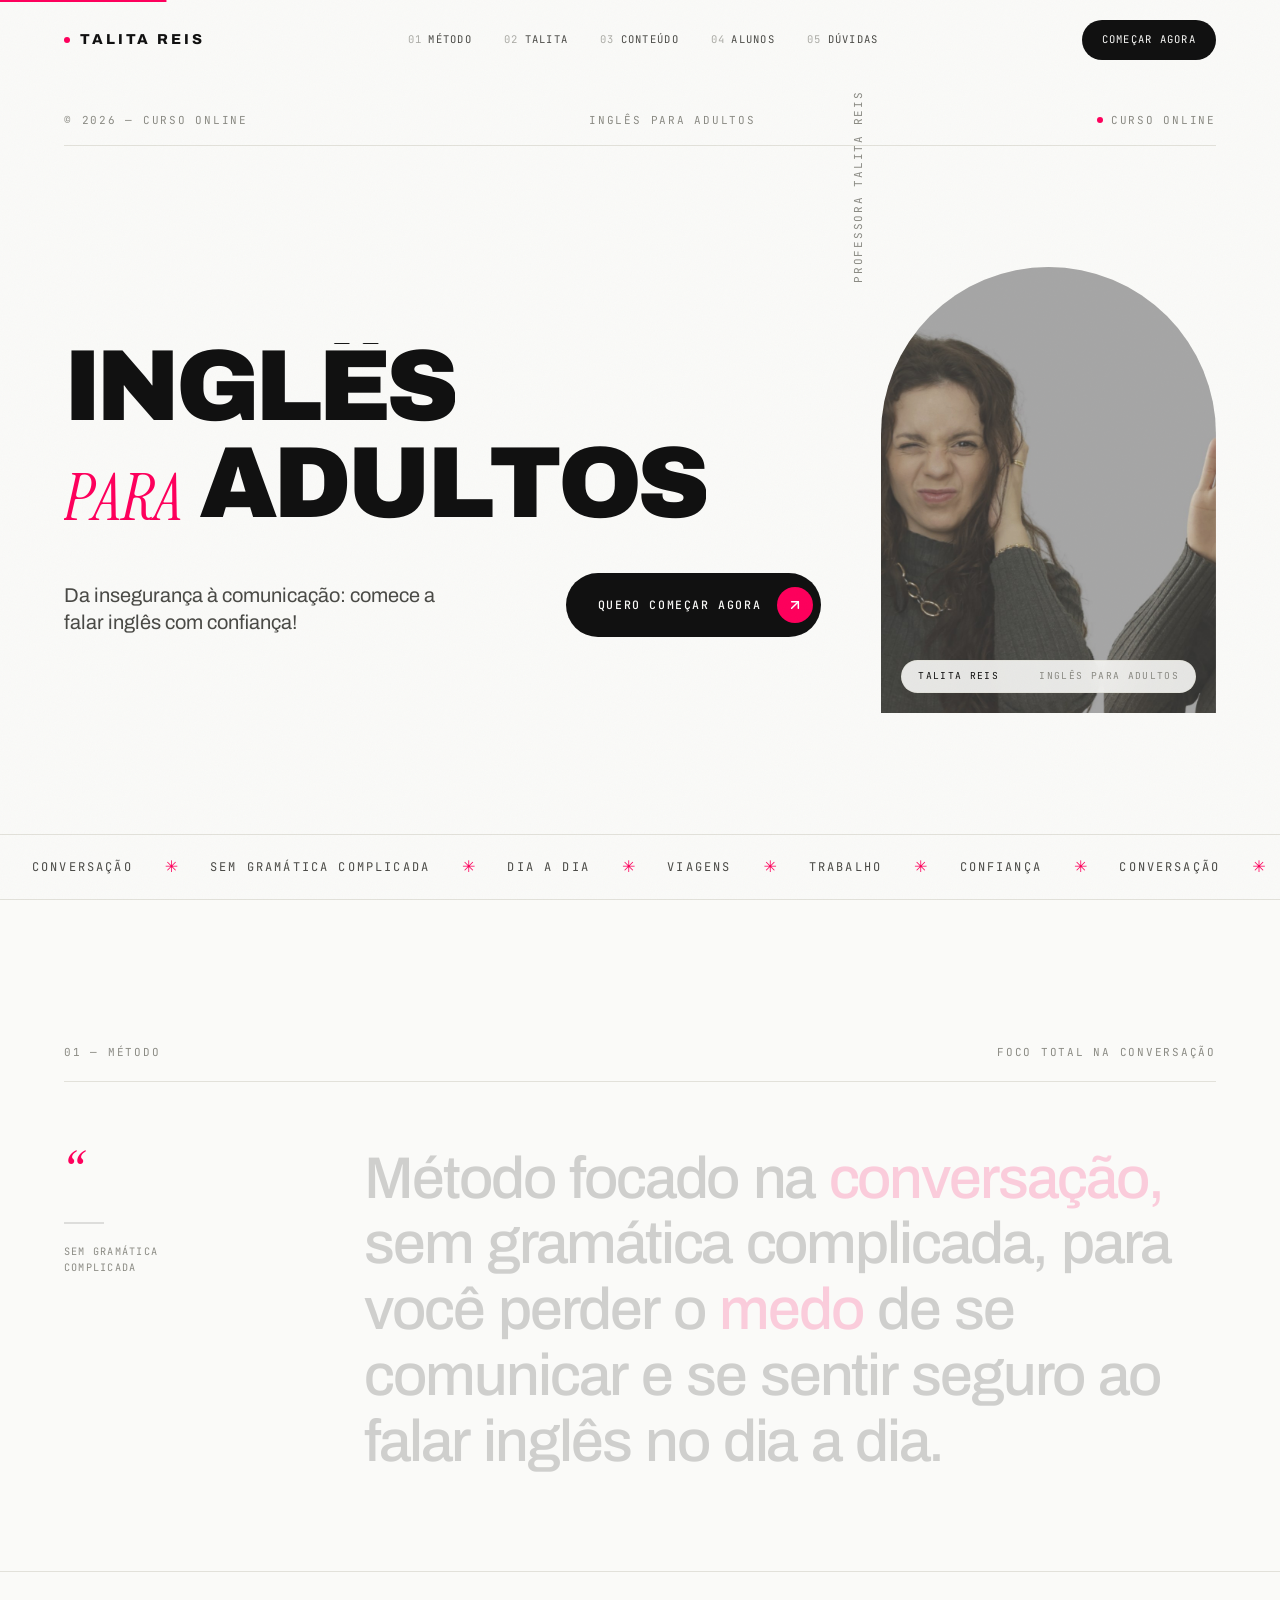
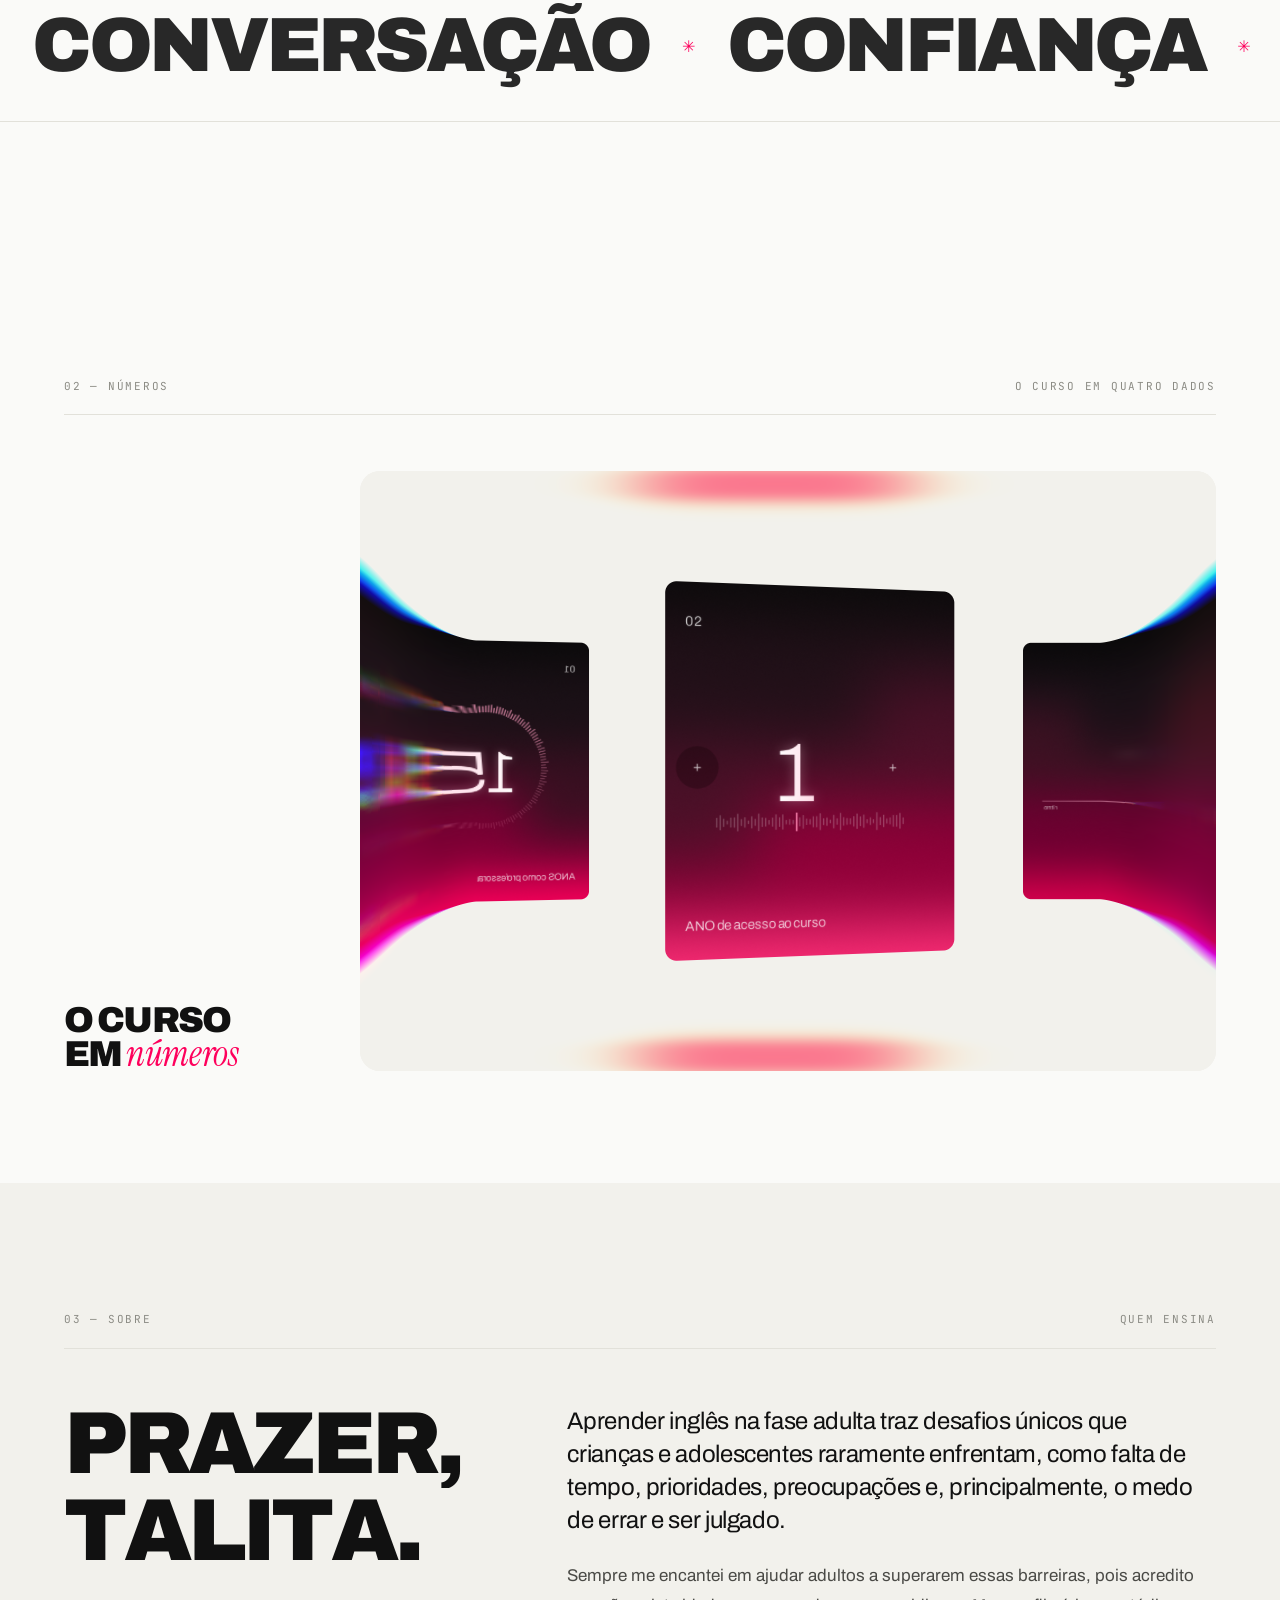
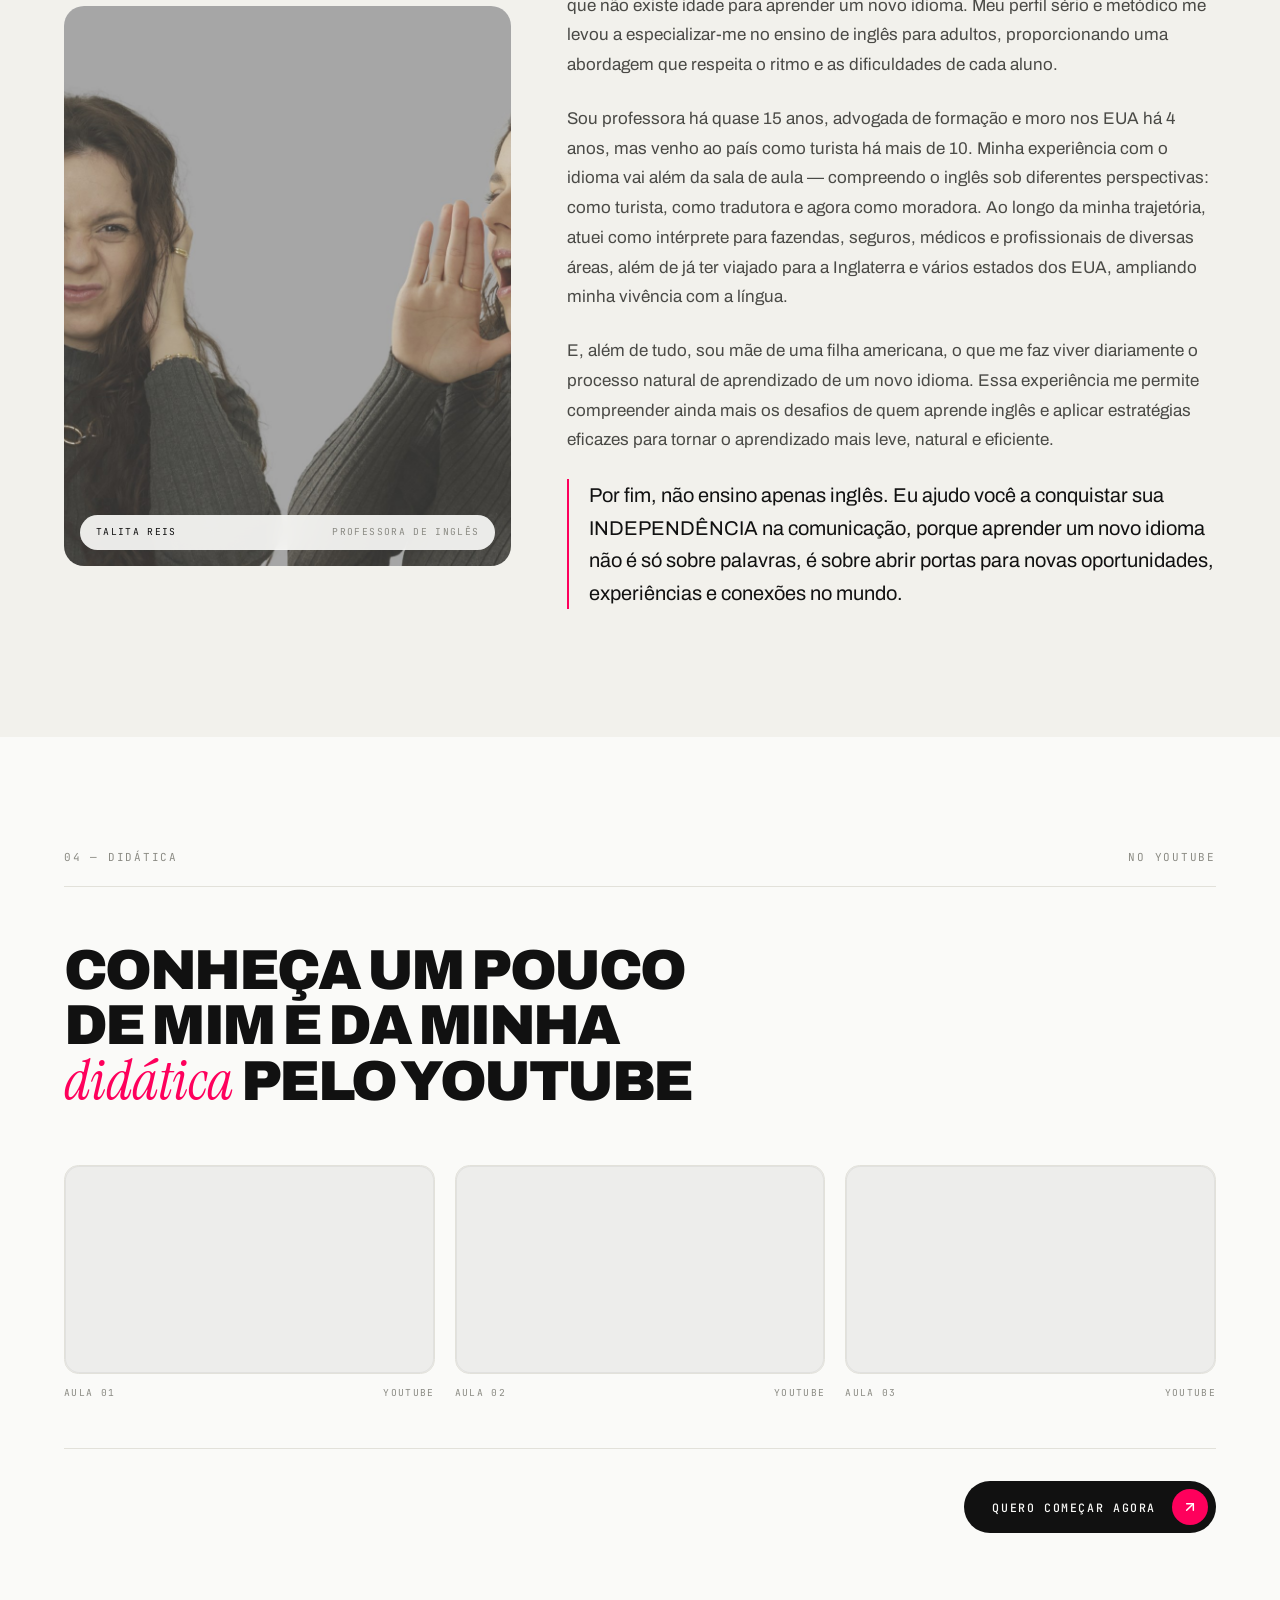
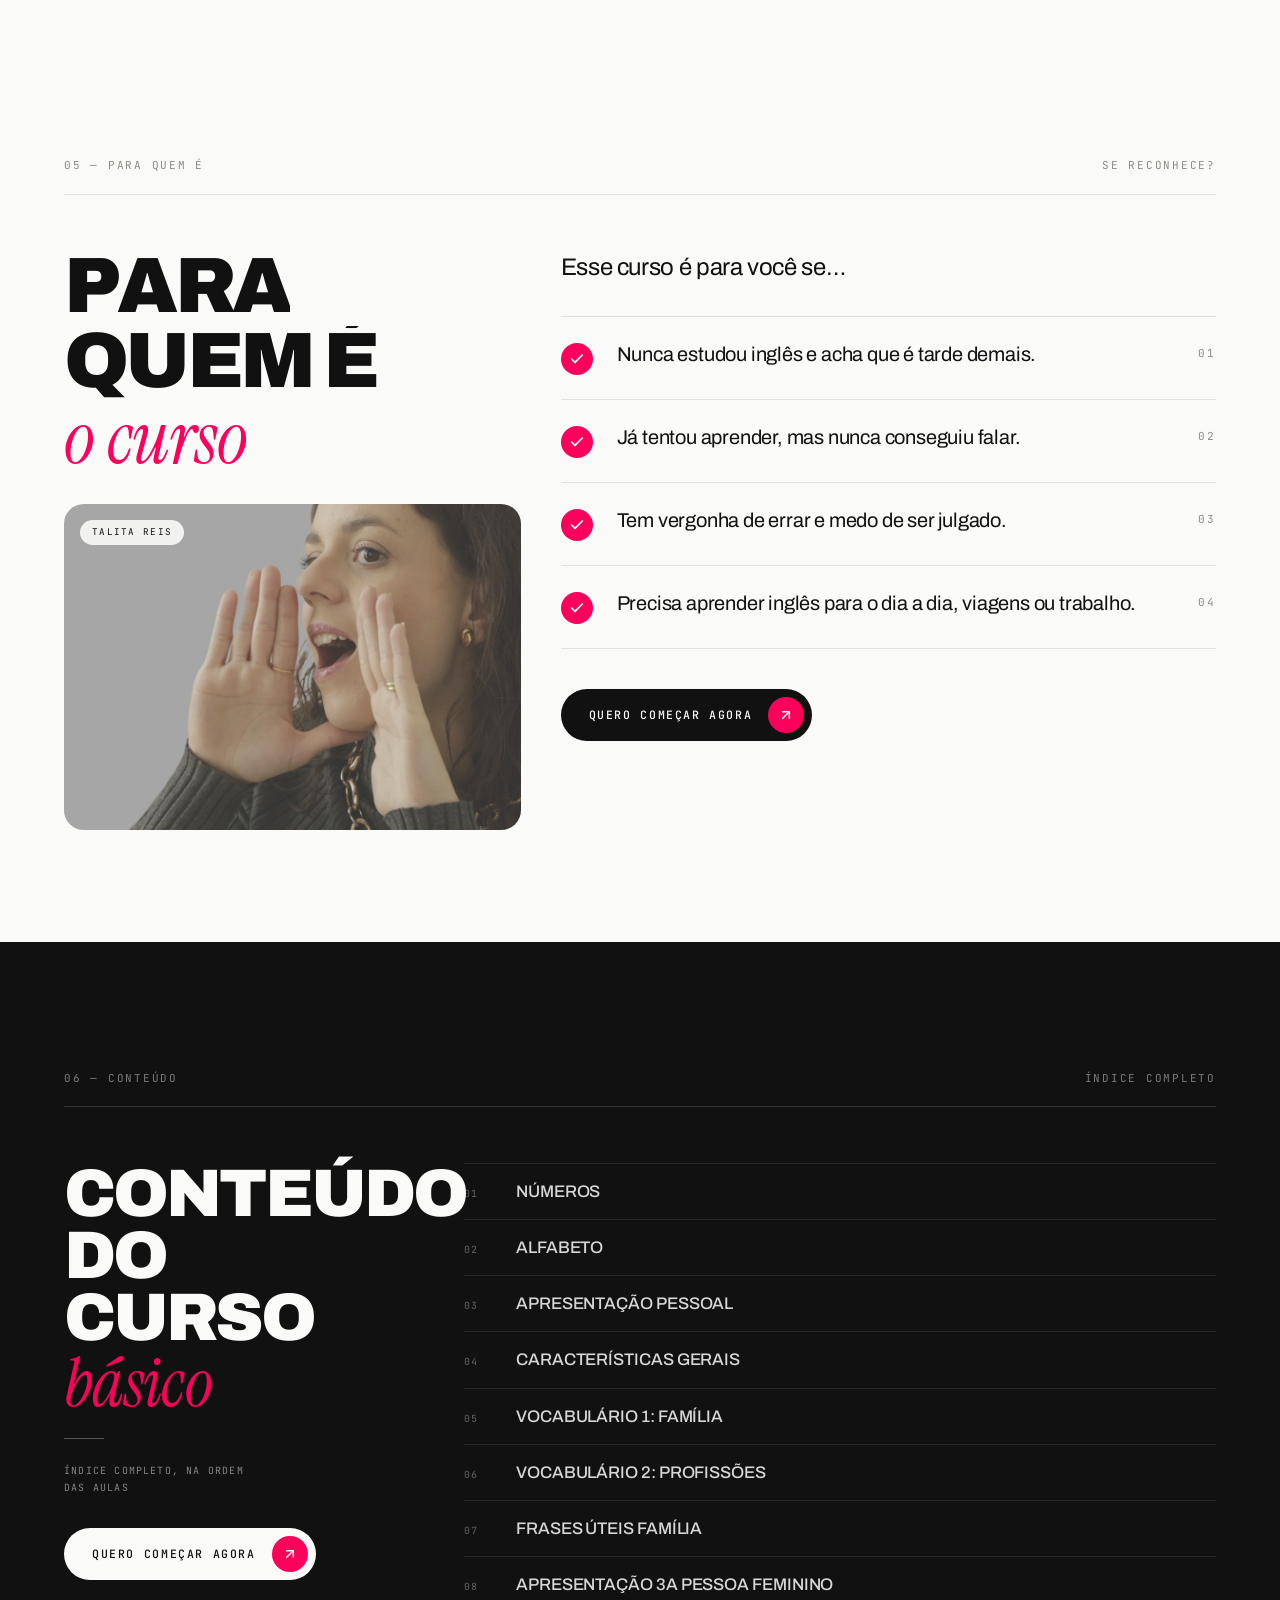
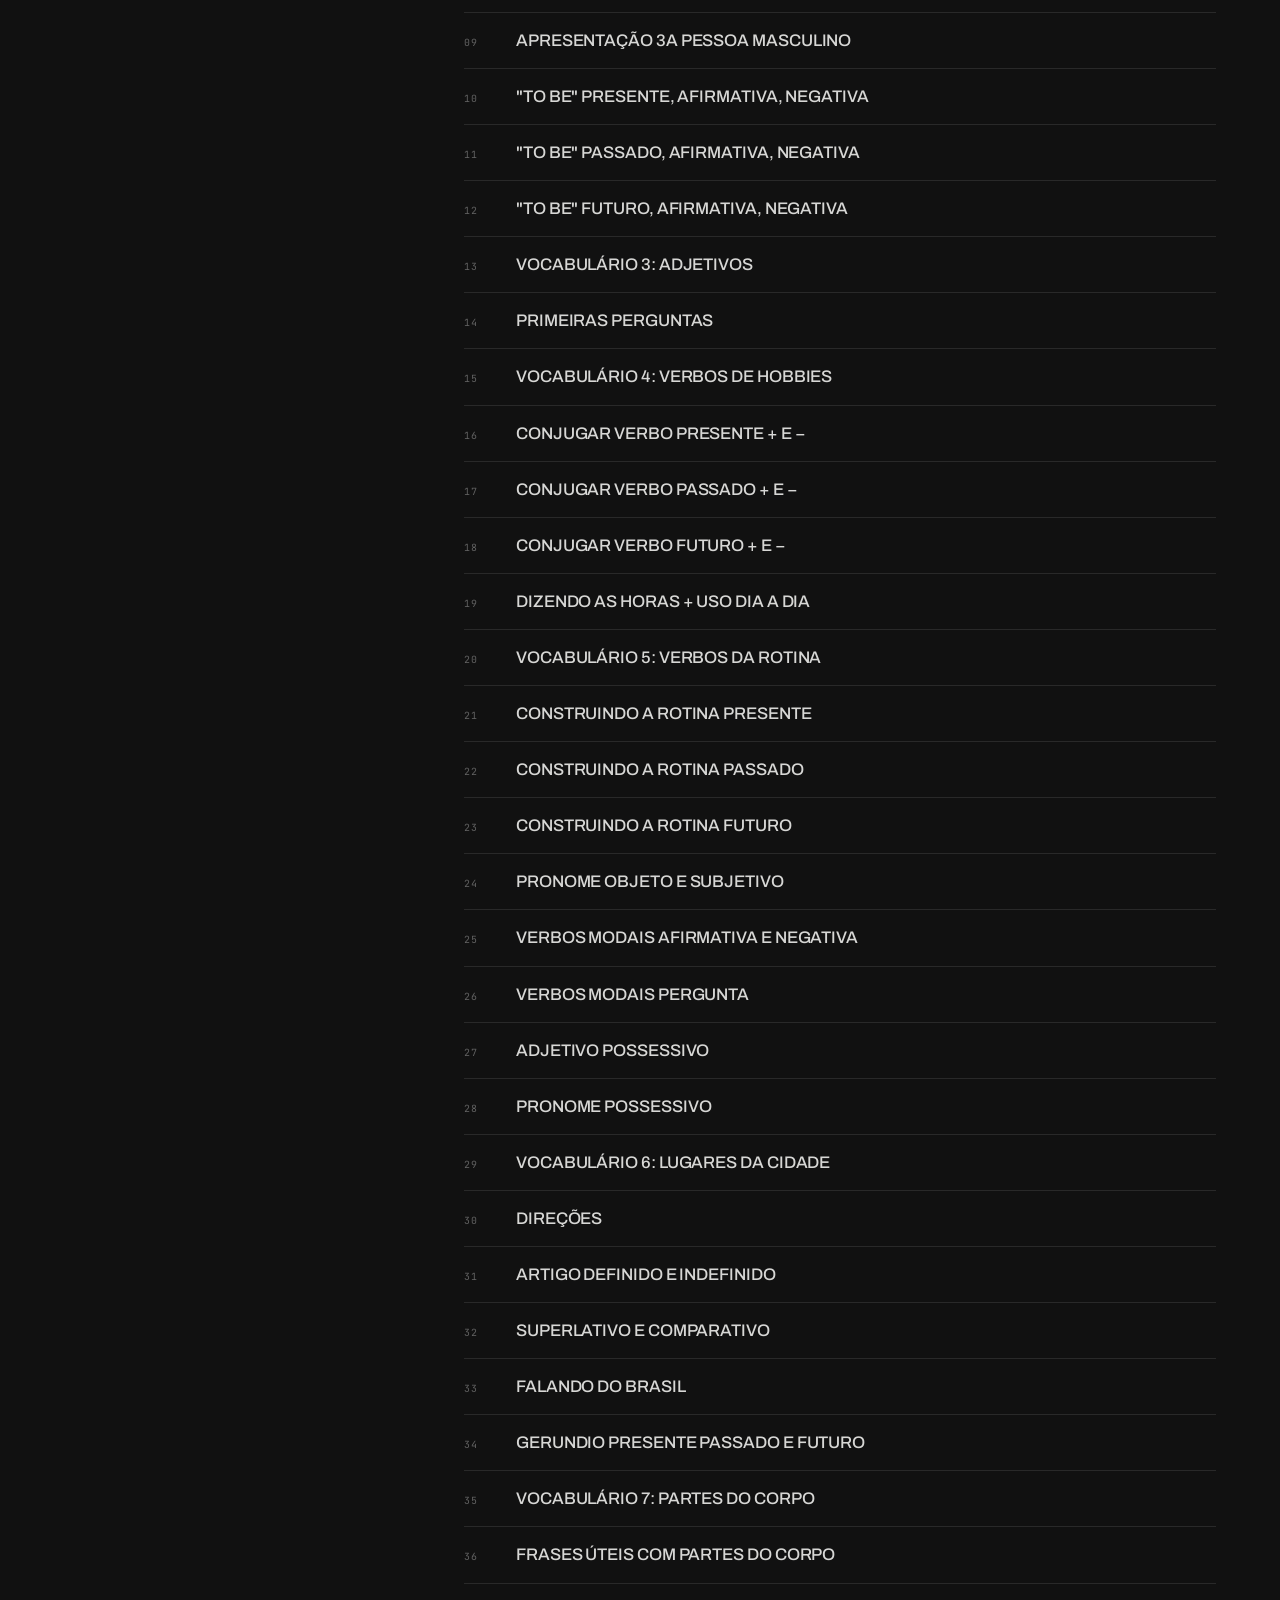
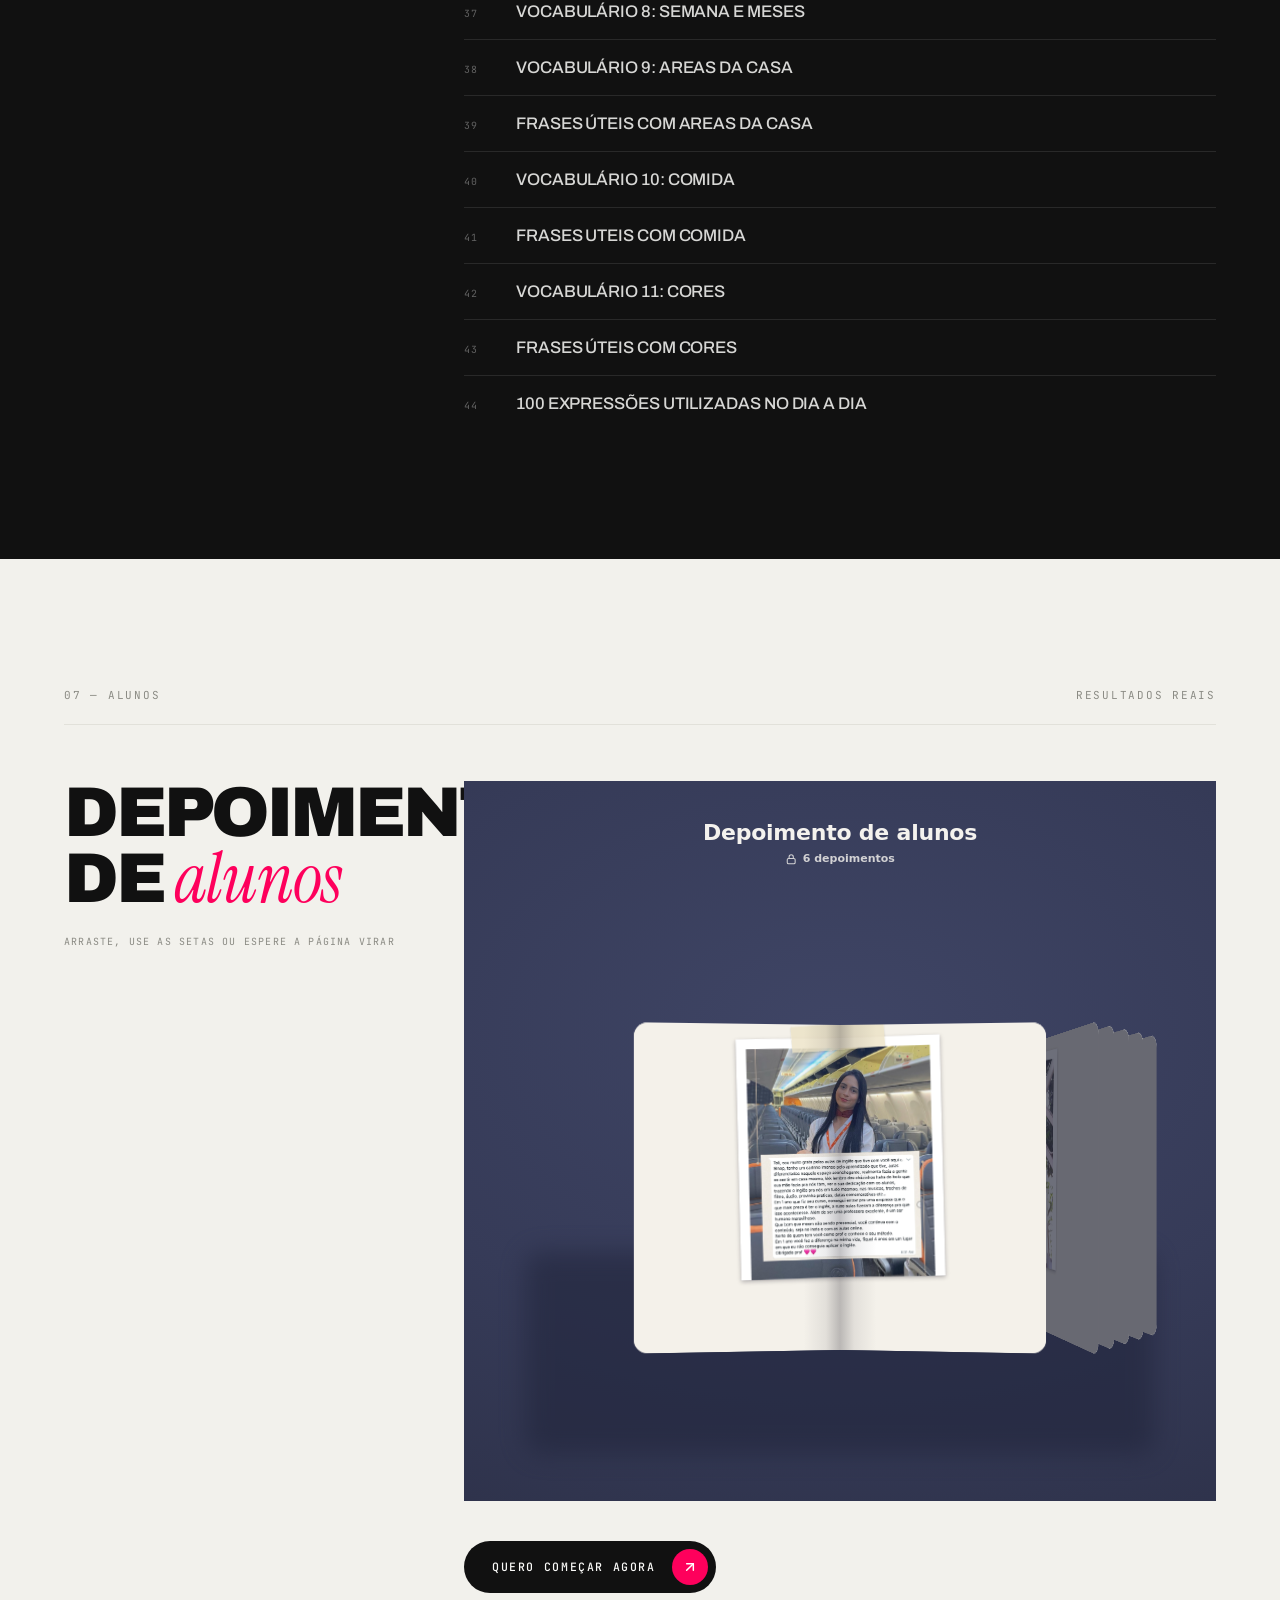
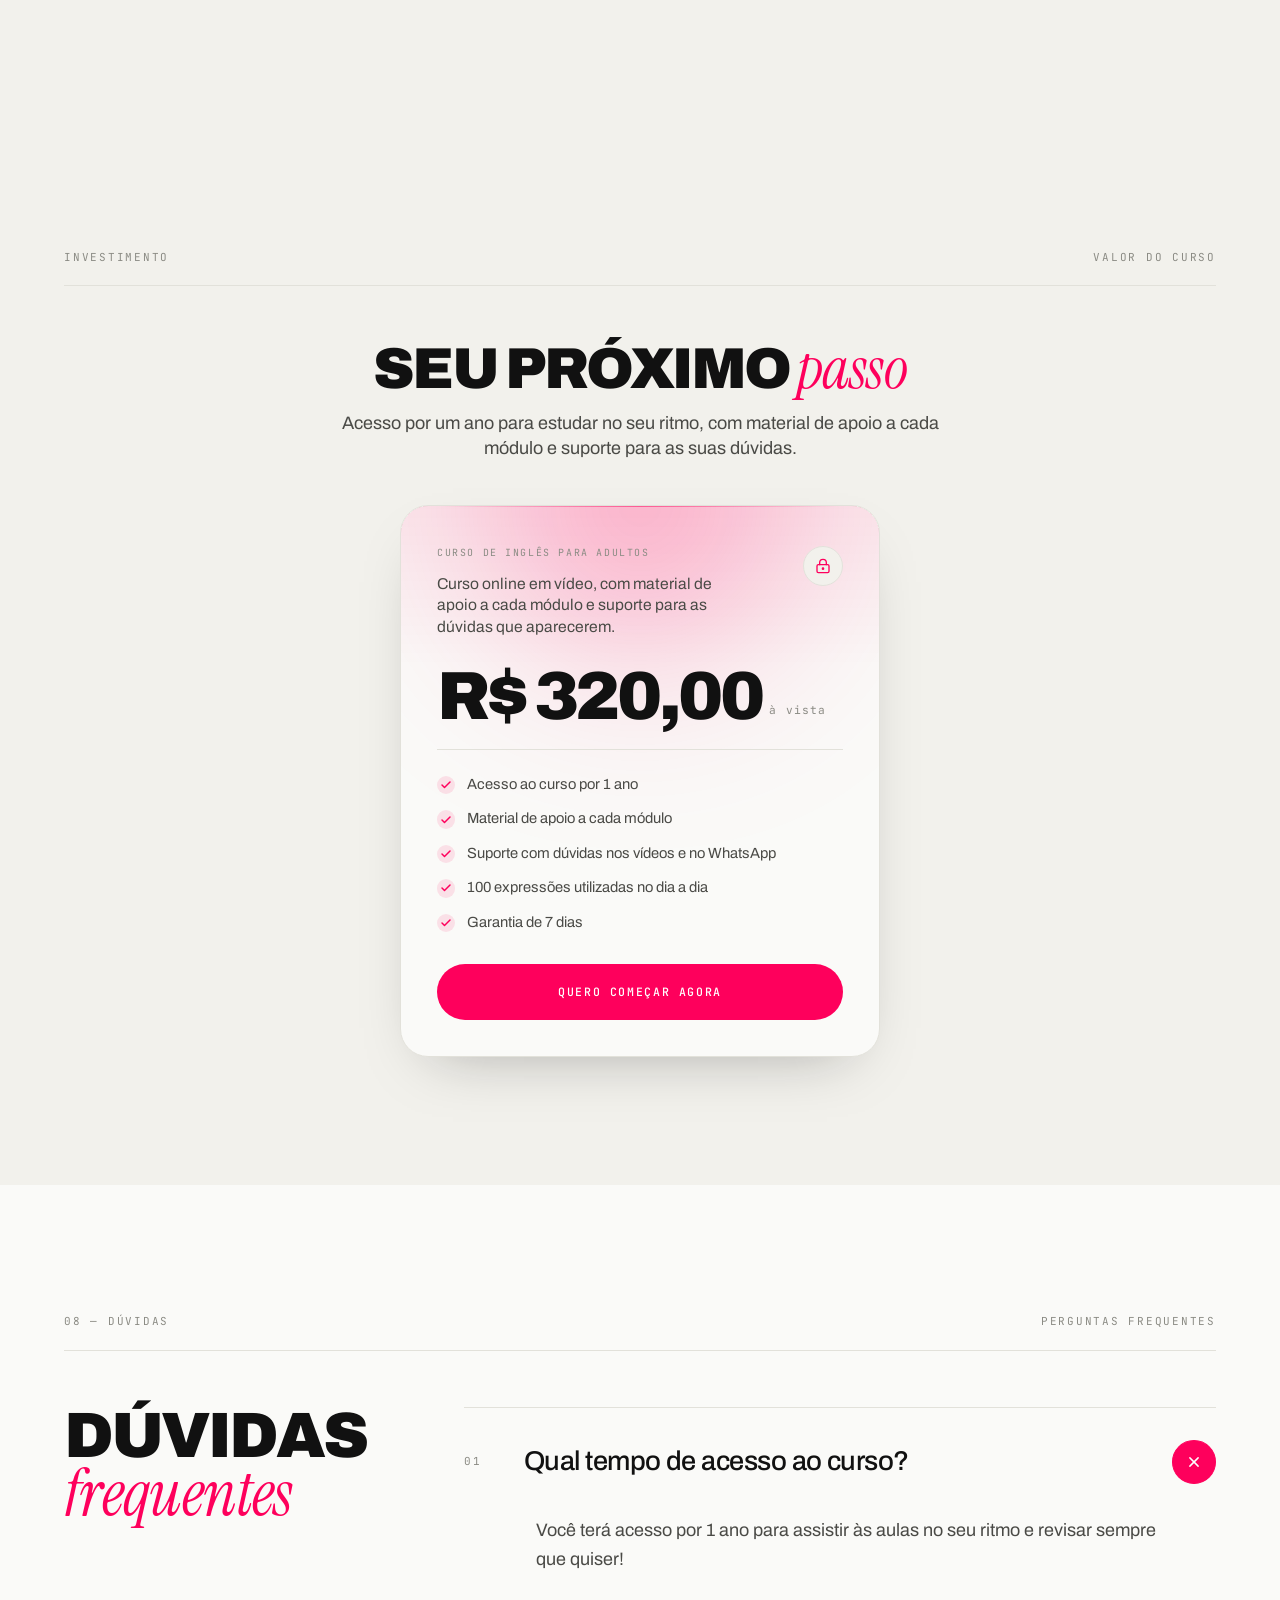
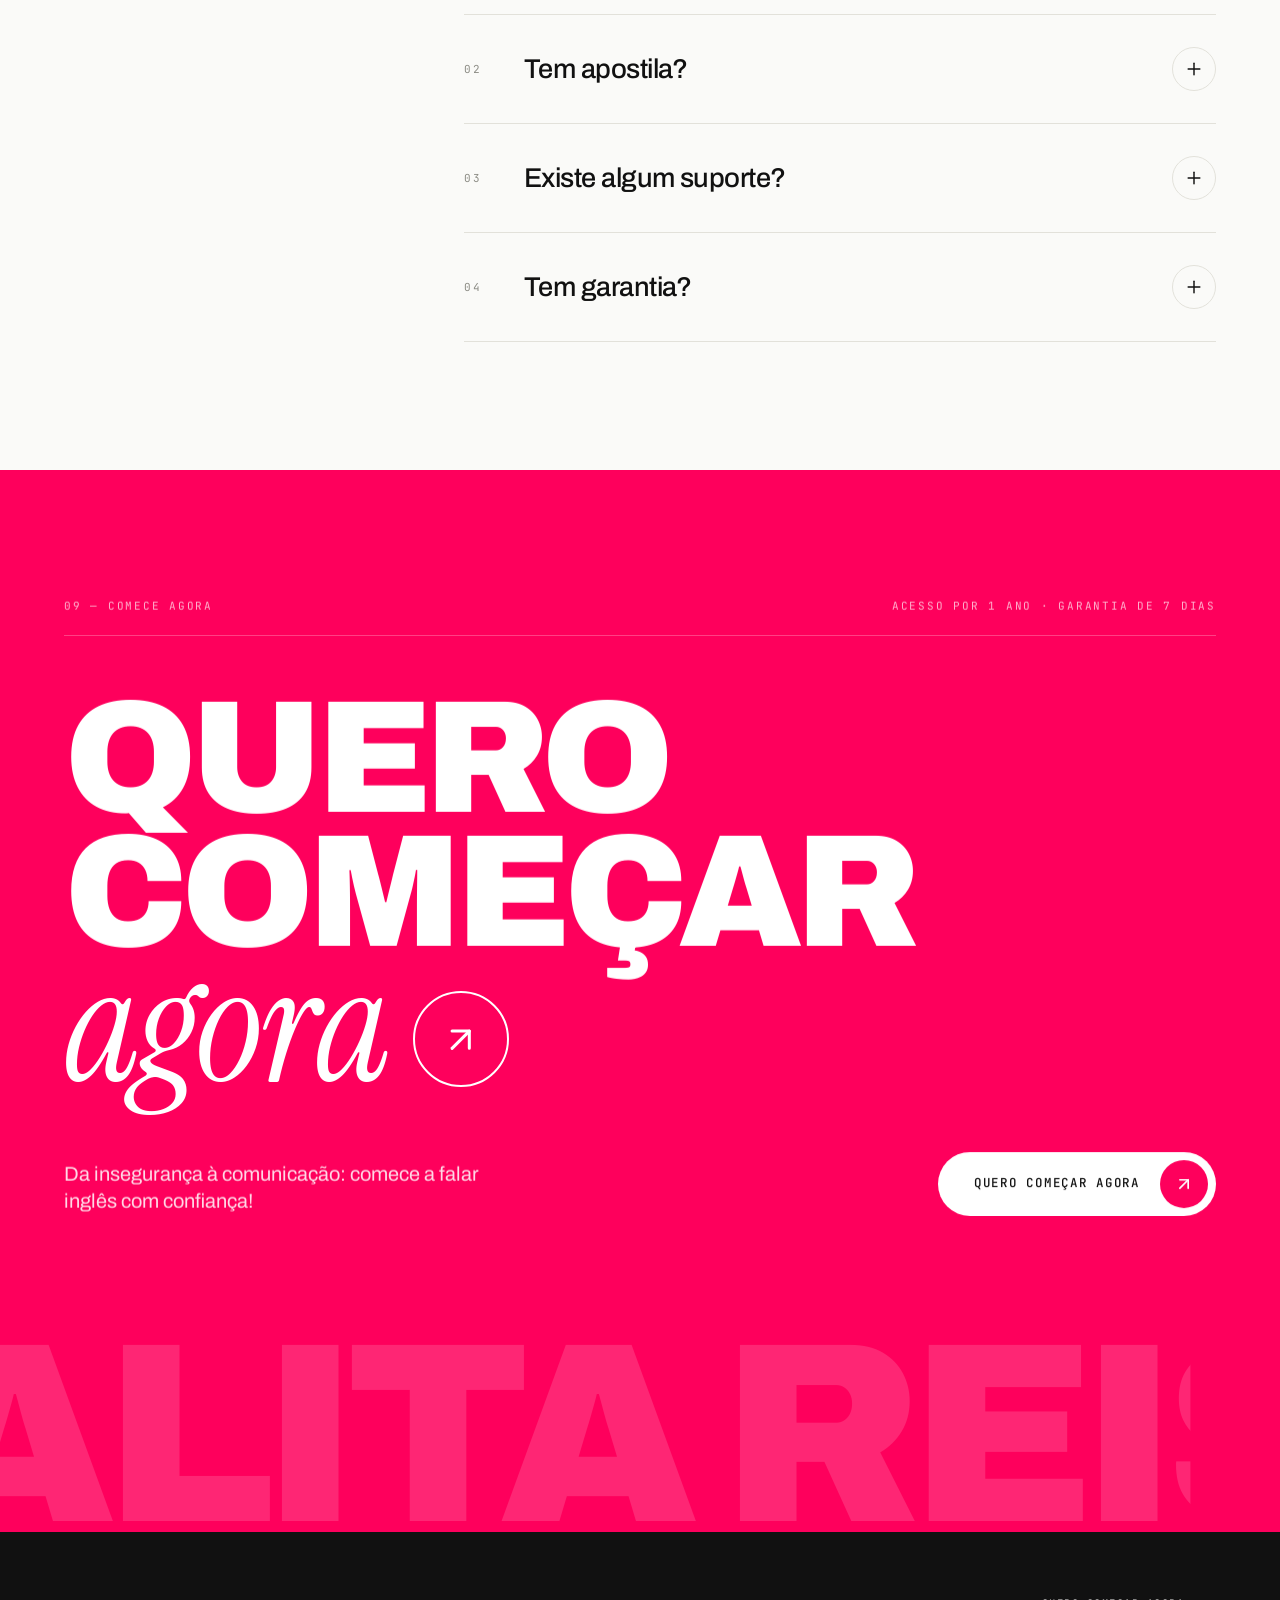
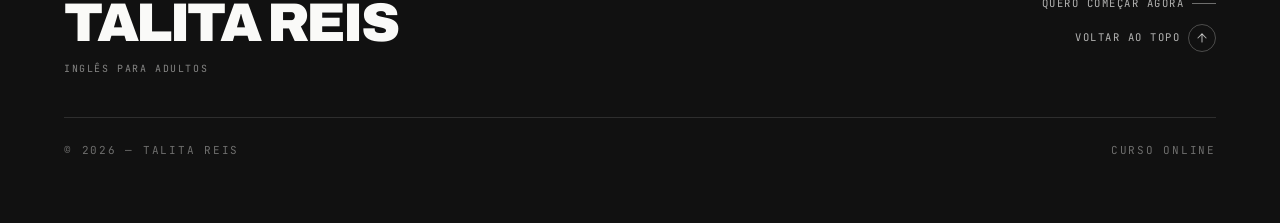
<file: index.html>
<!doctype html>
<html lang="pt-BR">
  <head>
    <meta charset="UTF-8" />
    <link rel="icon" type="image/svg+xml" href="./favicon.svg" />
    <meta name="viewport" content="width=device-width, initial-scale=1.0" />
    <meta
      name="description"
      content="Curso de inglês para adultos com Talita Reis. Da insegurança à comunicação: comece a falar inglês com confiança."
    />
    <meta name="theme-color" content="#FAFAF8" />
    <link rel="preconnect" href="https://fonts.googleapis.com" />
    <link rel="preconnect" href="https://fonts.gstatic.com" crossorigin />
    <link
      href="https://fonts.googleapis.com/css2?family=Archivo:ital,wght@0,400..900;1,400..900&family=Instrument+Serif:ital@0;1&family=JetBrains+Mono:wght@400;500&display=swap"
      rel="stylesheet"
    />
    <title>Talita Reis · Inglês para Adultos</title>
    <script type="module" crossorigin src="./2-index-DpwZOvR_.js"></script>
    <link rel="stylesheet" crossorigin href="./1-index-CQ0lPd8r.css">
  </head>
  <body>
    <div id="root"></div>
  <style>.hero-figure img{object-position:30% center !important}</style>
  </body>
</html>
</file>
